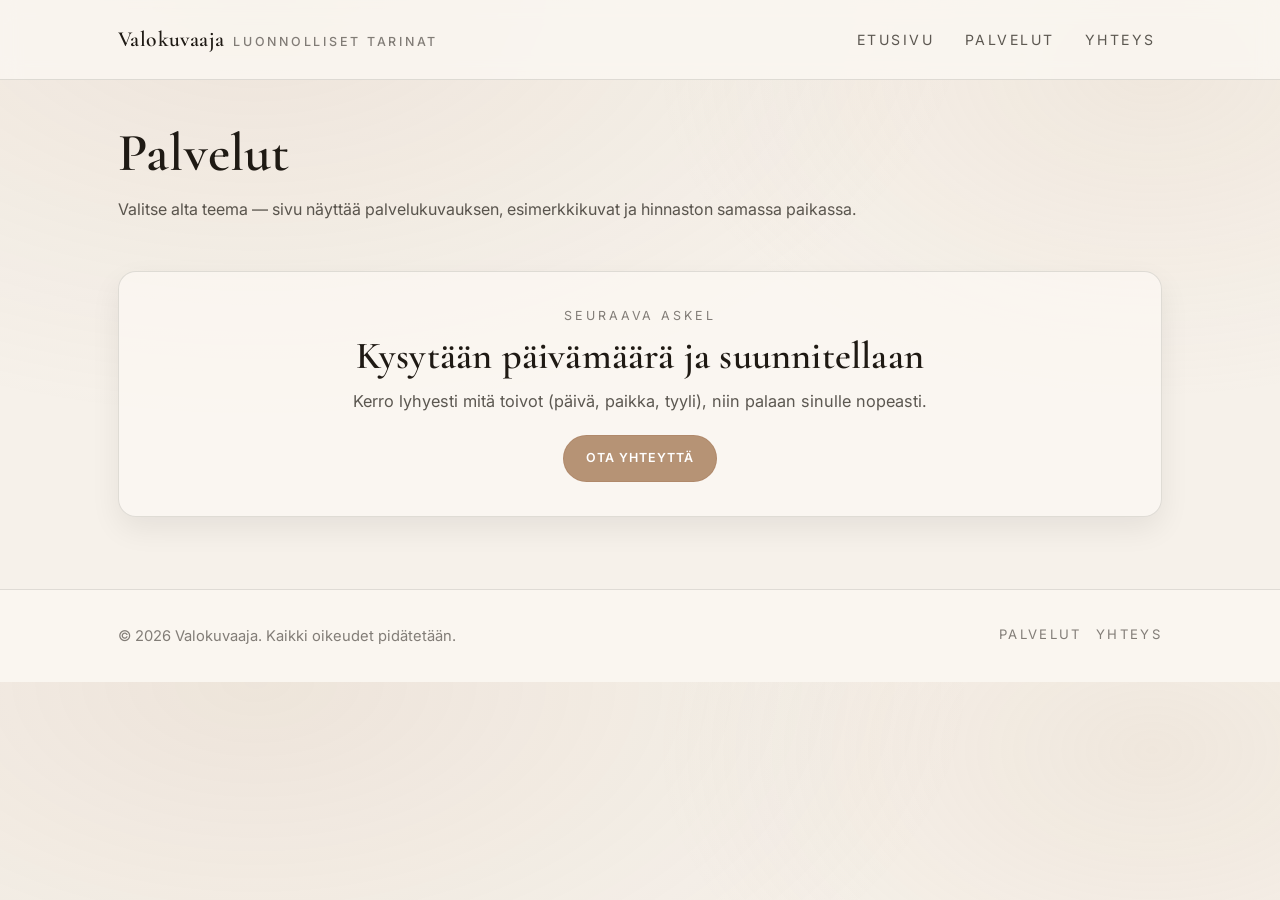
<file: palvelut.html>
<!DOCTYPE html>
<html lang="fi">
<head>
  <meta charset="UTF-8" />
  <meta name="viewport" content="width=device-width, initial-scale=1.0" />
  <title>Palvelut – Valokuvaaja</title>
  <link rel="stylesheet" href="style.css" />
</head>
<body>

  <header class="site-header">
  <div class="header-inner">
    <a class="brand" href="index.html">Valokuvaaja <small>luonnolliset tarinat</small></a>
    <nav class="site-nav" aria-label="Päävalikko">
      <a href="index.html">Etusivu</a>
      <a href="palvelut.html">Palvelut</a>
      <a href="yhteys.html">Yhteys</a>
    </nav>
  </div>
</header>

  <main class="container">
    <h1>Palvelut</h1>
    <p class="intro">
      Valitse alta teema — sivu näyttää palvelukuvauksen, esimerkkikuvat ja hinnaston samassa paikassa.
    </p>

    <!-- Teemakortit -->
    <div class="themes" id="themes"></div>

    <!-- Renderöity palvelu -->
    <section class="service-wrap" id="serviceWrap" style="display:none;">
      <div class="service-head">
        <div>
          <h2 id="serviceTitle"></h2>
          <p class="desc" id="serviceDesc"></p>
        </div>
        <div>
          <a class="btn" href="yhteys.html">Kysy tarjous</a>
        </div>
      </div>

      <!-- Esimerkkikuvat -->
      <div class="grid" id="serviceGallery"></div>

      <div class="cards">
        <div class="card">
          <h3>Mitä palvelu sisältää?</h3>
          <div id="serviceIncludes"></div>
        </div>

        <div class="card">
          <h3>Hinnasto</h3>
          <div class="prices" id="servicePrices"></div>
        </div>
      </div>
    </section>

    <!-- CTA -->
    <section class="card" style="text-align:center; padding: 34px 24px; margin-top: 26px;">
      <div class="kicker">Seuraava askel</div>
      <h2 style="margin-top:10px;">Kysytään päivämäärä ja suunnitellaan</h2>
      <p class="lead" style="margin-left:auto; margin-right:auto;">
        Kerro lyhyesti mitä toivot (päivä, paikka, tyyli), niin palaan sinulle nopeasti.
      </p>
      <a class="btn solid" href="yhteys.html" style="margin-top:10px;">Ota yhteyttä</a>
    </section>
  </main>

  <footer class="site-footer">
  <div class="footer-inner">
    <p>© 2026 Valokuvaaja. Kaikki oikeudet pidätetään.</p>
    <div class="footer-links">
      <a href="palvelut.html">Palvelut</a>
      <a href="yhteys.html">Yhteys</a>
    </div>
  </div>
</footer>

  <!-- Lightbox -->
  <div class="lightbox" id="lightbox" aria-hidden="true">
    <div class="lightbox-inner">
      <button class="lb-close" id="lbClose" aria-label="Sulje">✕</button>
      <button class="lb-prev" id="lbPrev" aria-label="Edellinen">‹</button>
      <img class="lightbox-img" id="lbImg" alt="Kuva isona" />
      <button class="lb-next" id="lbNext" aria-label="Seuraava">›</button>
      <div class="lb-meta" id="lbMeta"></div>
    </div>
  </div>
<script>
  // --- Repo-asetukset (sun repon mukaan) ---
  const OWNER = "easypagehub-test-web";
  const REPO  = "valokuv";
  const BRANCH = "main";
  const RAW_BASE = `https://raw.githubusercontent.com/${OWNER}/${REPO}/${BRANCH}`;

  // Palvelut
  const SERVICES_URL = `${RAW_BASE}/data/services.json`;

  // --- Polkujen normalisointi (kuvat ovat data/... ) ---
  function normalizeFolder(folder){
    if (!folder) return "data";
    const f = String(folder).replace(/^\/+/, "");
    if (f.startsWith("data/")) return f;
    return `data/${f}`;
  }

  function normalizeThemePath(path){
    if (!path) return "";
    const p = String(path).replace(/^\/+/, "");
    if (p.startsWith("data/")) return p;
    if (p.startsWith("themes/")) return `data/${p}`;
    return `data/themes/${p}`;
  }

  // ✅ Oikea URL-rakennus: enkoodaa segmentit, ei koko "data/haakuvat" -polkua
  function buildUrl(folder, file){
    const baseFolder = normalizeFolder(folder);
    const folderPath = baseFolder
      .split("/")
      .filter(Boolean)
      .map(encodeURIComponent)
      .join("/");
    return `${RAW_BASE}/${folderPath}/${encodeURIComponent(file)}`;
  }

  function isAbsoluteUrl(u){
    return /^https?:\/\//i.test(String(u || ""));
  }

  function toRawUrl(pathOrUrl){
    if (!pathOrUrl) return "";
    const p = String(pathOrUrl).replace(/^\/+/, "");
    if (isAbsoluteUrl(p)) return p;
    if (!p.includes("/")) return `${RAW_BASE}/data/${p}`;
    return `${RAW_BASE}/${p}`;
  }

  // Cache-buster (file:// + GitHub raw -kombossa joskus “tahmaa”)
  function withCb(url){
    const sep = url.includes("?") ? "&" : "?";
    return `${url}${sep}cb=${Date.now()}`;
  }

  // ---------- LIGHTBOX ----------
  const lightbox = document.getElementById("lightbox");
  const lbImg = document.getElementById("lbImg");
  const lbMeta = document.getElementById("lbMeta");
  const lbClose = document.getElementById("lbClose");
  const lbPrev = document.getElementById("lbPrev");
  const lbNext = document.getElementById("lbNext");

  // allImagesIndex voi sisältää null (jos kuva poistettiin onerror)
  const allImagesIndex = []; // {groupId, title, url, file} | null
  const groupToIndices = new Map(); // groupId -> [indices]
  let currentIndex = -1;
  let currentGroupId = null;

  function safeOpenLightbox(index){
    const item = allImagesIndex[index];
    if (!item) return;
    currentIndex = index;
    currentGroupId = item.groupId;
    lbImg.src = item.url;
    lbMeta.textContent = `${item.title} • ${item.file}`;
    lightbox.classList.add("open");
    lightbox.setAttribute("aria-hidden", "false");
    document.body.style.overflow = "hidden";
  }

  function closeLightbox(){
    lightbox.classList.remove("open");
    lightbox.setAttribute("aria-hidden", "true");
    document.body.style.overflow = "";
    lbImg.src = "";
    currentIndex = -1;
    currentGroupId = null;
  }

  function goRelative(step){
    if (currentIndex < 0 || !currentGroupId) return;
    const indices = (groupToIndices.get(currentGroupId) || []).filter(i => allImagesIndex[i]);
    if (!indices.length) return;

    const pos = indices.indexOf(currentIndex);
    const basePos = (pos === -1) ? 0 : pos;
    const nextPos = (basePos + step + indices.length) % indices.length;
    safeOpenLightbox(indices[nextPos]);
  }

  lbClose.addEventListener("click", closeLightbox);
  lbPrev.addEventListener("click", () => goRelative(-1));
  lbNext.addEventListener("click", () => goRelative(1));
  lightbox.addEventListener("click", (e) => { if (e.target === lightbox) closeLightbox(); });
  lbImg.addEventListener("click", closeLightbox);
  document.addEventListener("keydown", (e) => {
    if (!lightbox.classList.contains("open")) return;
    if (e.key === "Escape") closeLightbox();
    if (e.key === "ArrowLeft") goRelative(-1);
    if (e.key === "ArrowRight") goRelative(1);
  });

  document.addEventListener("click", (e) => {
    const el = e.target.closest("[data-lb-index]");
    if (!el) return;
    safeOpenLightbox(Number(el.dataset.lbIndex));
  });

  // ---------- PALVELUT: teemakortit + renderöinti ----------
  const themesEl = document.getElementById("themes");
  const serviceWrap = document.getElementById("serviceWrap");
  const serviceTitle = document.getElementById("serviceTitle");
  const serviceDesc = document.getElementById("serviceDesc");
  const serviceGallery = document.getElementById("serviceGallery");
  const serviceIncludes = document.getElementById("serviceIncludes");
  const servicePrices = document.getElementById("servicePrices");

  function setActiveTheme(id){
    document.querySelectorAll(".theme").forEach(t => {
      t.style.outline = (t.dataset.id === id) ? "3px solid rgba(17,17,17,0.25)" : "none";
    });
  }

  async function loadManifest(manifestUrl){
    const url = toRawUrl(manifestUrl);
    if (!url) return null;

    const res = await fetch(withCb(url), { cache: "no-store" });
    if (!res.ok) throw new Error(`Manifestin lataus epäonnistui (${res.status}): ${url}`);
    const data = await res.json();
    if (!data || !data.title || !data.folder || !Array.isArray(data.files)) {
      throw new Error(`Virheellinen manifest: ${url}`);
    }
    // siivoa tyhjät/epäkelvot
    data.files = data.files.filter(f => typeof f === "string" && f.trim().length > 0);
    return data;
  }

  async function getPreviewFilesForService(service){
    const manifestUrl = service.previewManifestUrl || service.previewManifest;
    if (manifestUrl){
      const mf = await loadManifest(manifestUrl);
      return { folder: mf.folder, files: mf.files };
    }
    return { folder: service.folder, files: Array.isArray(service.previewFiles) ? service.previewFiles : [] };
  }

  async function renderService(service){
    setActiveTheme(service.id);

    serviceTitle.textContent = service.title || "";
    serviceDesc.textContent = service.description || "";

    serviceWrap.style.display = "block";
    serviceWrap.scrollIntoView({ behavior: "smooth", block: "start" });

    // 1) Esimerkkikuvat (manifestin mukaan dynaamisesti)
    serviceGallery.innerHTML = "";
    const groupId = `service:${service.id}`;
    const indices = [];

    let preview;
    try{
      preview = await getPreviewFilesForService(service);
    }catch(err){
      console.error(err);
      preview = { folder: service.folder, files: Array.isArray(service.previewFiles) ? service.previewFiles : [] };
    }

    // tärkeää: päivitä ryhmän indeksit aina uudelleen (ei jää vanhoja)
    groupToIndices.set(groupId, indices);

    (preview.files || []).forEach((file) => {
      const url = buildUrl(preview.folder, file);

      // lisää indeksi vasta kun luodaan
      const idx = allImagesIndex.length;
      allImagesIndex.push({ groupId, title: service.title, url, file });
      indices.push(idx);

      const img = document.createElement("img");
      img.src = url;
      img.loading = "lazy";
      img.alt = `${service.title} – ${file}`;
      img.setAttribute("data-lb-index", String(idx));

      // ✅ Poista rikkinäiset kuvat automaattisesti (ei tyhjiä laatikoita)
      img.onerror = () => {
        img.remove();
        allImagesIndex[idx] = null;
        const arr = groupToIndices.get(groupId) || [];
        const p = arr.indexOf(idx);
        if (p !== -1) arr.splice(p, 1);
        groupToIndices.set(groupId, arr);
      };

      serviceGallery.appendChild(img);
    });

    // 2) Sisältö
    serviceIncludes.innerHTML = "";
    (service.includes || []).forEach((line) => {
      const p = document.createElement("p");
      p.textContent = `• ${line}`;
      serviceIncludes.appendChild(p);
    });

    // 3) Hinnasto
    servicePrices.innerHTML = "";
    (service.pricing || []).forEach((pack) => {
      const box = document.createElement("div");
      box.className = "price";

      const h4 = document.createElement("h4");
      h4.textContent = pack.name || "";

      const eur = document.createElement("div");
      eur.className = "eur";
      eur.textContent = pack.price || "";

      const ul = document.createElement("ul");
      (pack.items || []).forEach((it) => {
        const li = document.createElement("li");
        li.textContent = it;
        ul.appendChild(li);
      });

      box.appendChild(h4);
      box.appendChild(eur);
      box.appendChild(ul);
      servicePrices.appendChild(box);
    });
  }

  function renderThemes(services){
    themesEl.innerHTML = "";

    services.forEach((s) => {
      const a = document.createElement("a");
      a.className = "theme";
      a.href = `#${s.id}`;
      a.dataset.id = s.id;

      const img = document.createElement("img");
      const themePath = normalizeThemePath(s.themeImage);
      img.src = `${RAW_BASE}/${themePath}`;
      img.alt = s.title;

      const c = document.createElement("div");
      c.className = "content";

      const h3 = document.createElement("h3");
      h3.textContent = s.title;

      const p = document.createElement("p");
      p.textContent = s.teaser || "";

      const cta = document.createElement("div");
      cta.className = "cta";
      cta.textContent = "Avaa →";

      c.appendChild(h3);
      c.appendChild(p);
      c.appendChild(cta);

      a.appendChild(img);
      a.appendChild(c);

      a.addEventListener("click", async (e) => {
        e.preventDefault();
        history.replaceState(null, "", `#${s.id}`);
        await renderService(s);
      });

      themesEl.appendChild(a);
    });
  }

  async function loadServices(){
    const res = await fetch(withCb(SERVICES_URL), { cache: "no-store" });
    if (!res.ok) throw new Error(`services.json lataus epäonnistui (${res.status}): ${SERVICES_URL}`);
    const data = await res.json();
    if (!data || !Array.isArray(data.services)) throw new Error("services.json on virheellinen (puuttuu services[])");
    return data.services;
  }

  // ---------- INIT ----------
  (async function init(){
    try{
      const services = await loadServices();
      renderThemes(services);

      const hash = (location.hash || "").replace("#","").trim();
      const initial = services.find(s => s.id === hash) || services[0];
      if (initial) await renderService(initial);
    }catch(err){
      console.error(err);
      alert("Sisällön lataus epäonnistui. Tarkista data/services.json sekä manifestien polut.");
    }
  })();
</script>


</body>
</html>
</file>
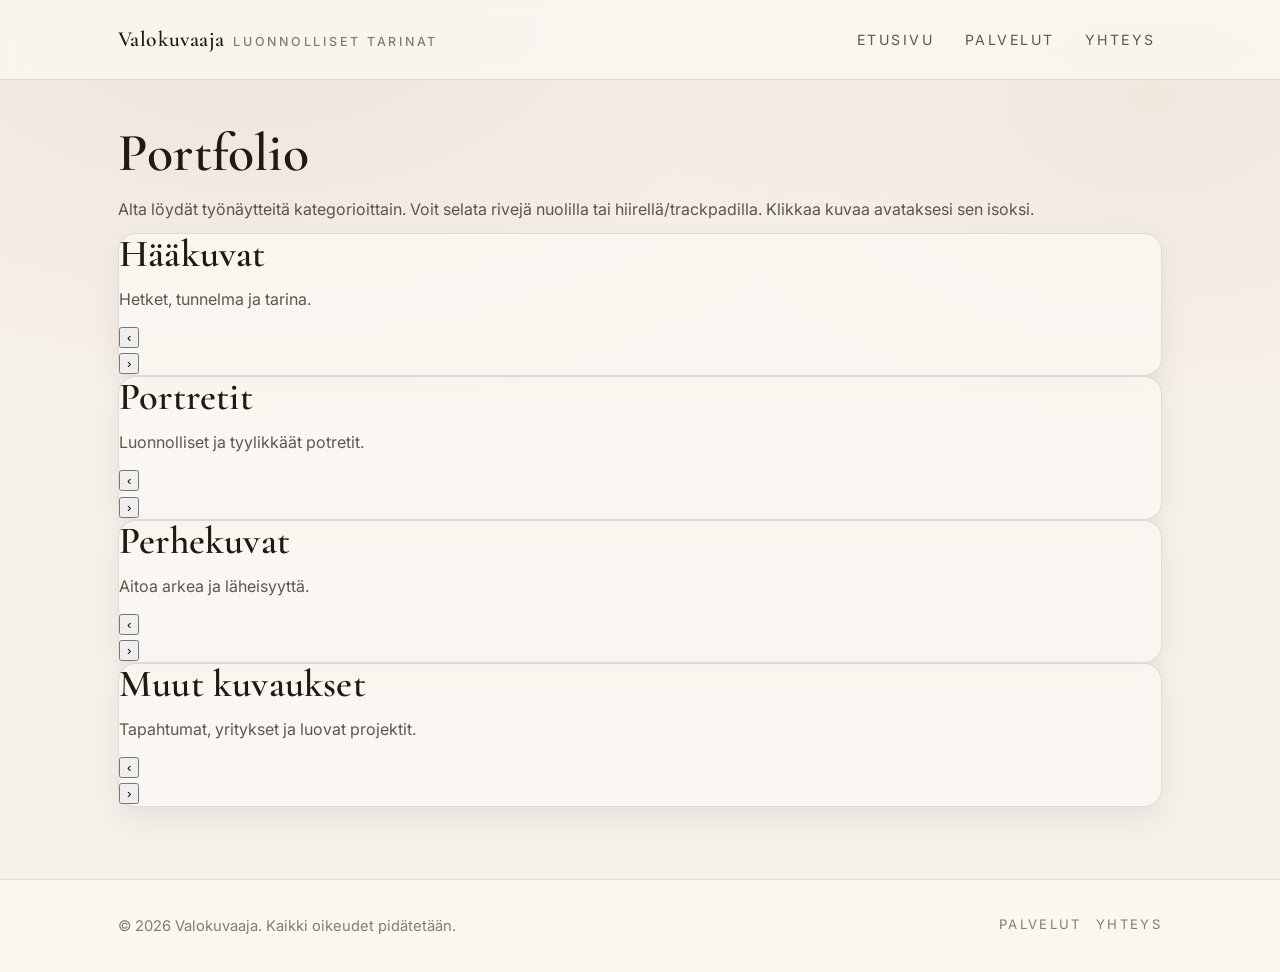
<file: portfolio.html>
<!DOCTYPE html>
<html lang="fi">
<head>
  <meta charset="UTF-8" />
  <meta name="viewport" content="width=device-width, initial-scale=1.0" />
  <title>Valokuvaaja – Portfolio</title>
  <link rel="stylesheet" href="style.css" />
</head>
<body>

  <header class="site-header">
  <div class="header-inner">
    <a class="brand" href="index.html">Valokuvaaja <small>luonnolliset tarinat</small></a>
    <nav class="site-nav" aria-label="Päävalikko">
      <a href="index.html">Etusivu</a>
      <a href="palvelut.html">Palvelut</a>
      <a href="yhteys.html">Yhteys</a>
    </nav>
  </div>
</header>

  <main class="container">
    <h1>Portfolio</h1>
    <p class="intro">
      Alta löydät työnäytteitä kategorioittain. Voit selata rivejä nuolilla tai hiirellä/trackpadilla.
      Klikkaa kuvaa avataksesi sen isoksi.
    </p>

    <section id="haakuvat" class="category">
      <div class="category-head">
        <div><h2>Hääkuvat</h2><p>Hetket, tunnelma ja tarina.</p></div>
      </div>
      <div class="slider-wrap">
        <button class="navbtn prev" data-target="slider-haat" aria-label="Edellinen">‹</button>
        <div class="slider" id="slider-haat" data-category="Hääkuvat"></div>
        <button class="navbtn next" data-target="slider-haat" aria-label="Seuraava">›</button>
      </div>
    </section>

    <section id="portretit" class="category">
      <div class="category-head">
        <div><h2>Portretit</h2><p>Luonnolliset ja tyylikkäät potretit.</p></div>
      </div>
      <div class="slider-wrap">
        <button class="navbtn prev" data-target="slider-portretit" aria-label="Edellinen">‹</button>
        <div class="slider" id="slider-portretit" data-category="Portretit"></div>
        <button class="navbtn next" data-target="slider-portretit" aria-label="Seuraava">›</button>
      </div>
    </section>

    <section id="perhekuvat" class="category">
      <div class="category-head">
        <div><h2>Perhekuvat</h2><p>Aitoa arkea ja läheisyyttä.</p></div>
      </div>
      <div class="slider-wrap">
        <button class="navbtn prev" data-target="slider-perhe" aria-label="Edellinen">‹</button>
        <div class="slider" id="slider-perhe" data-category="Perhekuvat"></div>
        <button class="navbtn next" data-target="slider-perhe" aria-label="Seuraava">›</button>
      </div>
    </section>

    <section id="muut" class="category">
      <div class="category-head">
        <div><h2>Muut kuvaukset</h2><p>Tapahtumat, yritykset ja luovat projektit.</p></div>
      </div>
      <div class="slider-wrap">
        <button class="navbtn prev" data-target="slider-muut" aria-label="Edellinen">‹</button>
        <div class="slider" id="slider-muut" data-category="Muut kuvaukset"></div>
        <button class="navbtn next" data-target="slider-muut" aria-label="Seuraava">›</button>
      </div>
    </section>
  </main>

  <footer class="site-footer">
  <div class="footer-inner">
    <p>© 2026 Valokuvaaja. Kaikki oikeudet pidätetään.</p>
    <div class="footer-links">
      <a href="palvelut.html">Palvelut</a>
      <a href="yhteys.html">Yhteys</a>
    </div>
  </div>
</footer>

  <div class="lightbox" id="lightbox" aria-hidden="true">
    <div class="lightbox-inner">
      <button class="lb-close" id="lbClose" aria-label="Sulje">✕</button>
      <button class="lb-prev" id="lbPrev" aria-label="Edellinen">‹</button>
      <img class="lightbox-img" id="lbImg" alt="Kuva isona" />
      <button class="lb-next" id="lbNext" aria-label="Seuraava">›</button>
      <div class="lb-meta" id="lbMeta"></div>
    </div>
  </div>

  <script>
    // Repo (sun asetukset)
    const OWNER = "easypagehub-test-web";
    const REPO = "valokuv";
    const BRANCH = "main";
    const GITHUB_RAW_BASE = `https://raw.githubusercontent.com/${OWNER}/${REPO}/${BRANCH}`;

    // Manifestit
    const MANIFESTS = [
      { sliderId: "slider-haat",      manifestUrl: `${GITHUB_RAW_BASE}/data/haakuvat.json` },
      { sliderId: "slider-portretit", manifestUrl: `${GITHUB_RAW_BASE}/data/portretit.json` },
      { sliderId: "slider-perhe",     manifestUrl: `${GITHUB_RAW_BASE}/data/perhekuvat.json` },
      { sliderId: "slider-muut",      manifestUrl: `${GITHUB_RAW_BASE}/data/muut.json` }
    ];

    // folder normalisointi: jos JSON:issa "haakuvat" -> "data/haakuvat"
    function normalizeFolder(folder){
      const f = String(folder || "").replace(/^\/+/, "");
      if (f.startsWith("data/")) return f;
      return `data/${f}`;
    }

    function buildUrl(folder, file){
      const baseFolder = normalizeFolder(folder);
      return `${GITHUB_RAW_BASE}/${encodeURIComponent(baseFolder)}/${encodeURIComponent(file)}`;
    }

    // Indeksit lightboxia varten
    const allImagesIndex = []; // {categoryTitle, url, file, folder}
    const categoryToIndices = new Map();

    function renderGalleryFromManifest(manifest, sliderId){
      const slider = document.getElementById(sliderId);
      if (!slider) return;

      const indices = [];
      (manifest.files || []).forEach((file) => {
        const url = buildUrl(manifest.folder, file);
        const idx = allImagesIndex.length;

        allImagesIndex.push({ categoryTitle: manifest.title, url, file, folder: manifest.folder });
        indices.push(idx);

        const card = document.createElement("div");
        card.className = "slide";
        card.tabIndex = 0;
        card.dataset.index = String(idx);

        const img = document.createElement("img");
        img.loading = "lazy";
        img.src = url;
        img.alt = `${manifest.title} – ${file}`;

        const label = document.createElement("div");
        label.className = "label";
        label.textContent = manifest.title;

        card.appendChild(img);
        card.appendChild(label);
        slider.appendChild(card);
      });

      categoryToIndices.set(manifest.title, indices);
    }

    async function loadManifests(){
      const results = await Promise.all(
        MANIFESTS.map(async (m) => {
          const res = await fetch(m.manifestUrl, { cache: "no-store" });
          if (!res.ok) throw new Error(`Manifestin lataus epäonnistui (${res.status}): ${m.manifestUrl}`);
          const data = await res.json();
          if (!data || !data.title || !data.folder || !Array.isArray(data.files)) {
            throw new Error(`Virheellinen manifest: ${m.manifestUrl}`);
          }
          return { sliderId: m.sliderId, manifest: data };
        })
      );
      return results;
    }

    // Slider-napit
    function scrollSlider(sliderEl, direction){
      const amount = Math.min(900, sliderEl.clientWidth * 0.9);
      sliderEl.scrollBy({ left: direction * amount, behavior: "smooth" });
    }

    document.querySelectorAll(".navbtn").forEach(btn => {
      btn.addEventListener("click", () => {
        const targetId = btn.getAttribute("data-target");
        const slider = document.getElementById(targetId);
        if (!slider) return;
        const dir = btn.classList.contains("prev") ? -1 : 1;
        scrollSlider(slider, dir);
      });
    });

    // Lightbox
    const lightbox = document.getElementById("lightbox");
    const lbImg = document.getElementById("lbImg");
    const lbMeta = document.getElementById("lbMeta");
    const lbClose = document.getElementById("lbClose");
    const lbPrev = document.getElementById("lbPrev");
    const lbNext = document.getElementById("lbNext");

    let currentIndex = -1;
    let currentCategory = null;
    let currentCategoryIndices = [];

    function openLightbox(index){
      const item = allImagesIndex[index];
      if (!item) return;

      currentIndex = index;
      currentCategory = item.categoryTitle;
      currentCategoryIndices = categoryToIndices.get(currentCategory) || [];

      lbImg.src = item.url;
      lbMeta.textContent = `${item.categoryTitle} • ${item.file}`;

      lightbox.classList.add("open");
      lightbox.setAttribute("aria-hidden", "false");
      document.body.style.overflow = "hidden";
    }

    function closeLightbox(){
      lightbox.classList.remove("open");
      lightbox.setAttribute("aria-hidden", "true");
      document.body.style.overflow = "";
      lbImg.src = "";
      currentIndex = -1;
      currentCategory = null;
      currentCategoryIndices = [];
    }

    function goRelative(step){
      if (currentIndex < 0 || !currentCategoryIndices.length) return;
      const pos = currentCategoryIndices.indexOf(currentIndex);
      if (pos === -1) return;
      const nextPos = (pos + step + currentCategoryIndices.length) % currentCategoryIndices.length;
      openLightbox(currentCategoryIndices[nextPos]);
    }

    document.addEventListener("click", (e) => {
      const slide = e.target.closest(".slide");
      if (!slide) return;
      openLightbox(Number(slide.dataset.index));
    });

    document.addEventListener("keydown", (e) => {
      const active = document.activeElement;
      if (active && active.classList && active.classList.contains("slide")) {
        if (e.key === "Enter" || e.key === " ") {
          e.preventDefault();
          openLightbox(Number(active.dataset.index));
        }
      }

      if (!lightbox.classList.contains("open")) return;
      if (e.key === "Escape") closeLightbox();
      if (e.key === "ArrowLeft") goRelative(-1);
      if (e.key === "ArrowRight") goRelative(1);
    });

    lbClose.addEventListener("click", closeLightbox);
    lbPrev.addEventListener("click", () => goRelative(-1));
    lbNext.addEventListener("click", () => goRelative(1));
    lightbox.addEventListener("click", (e) => { if (e.target === lightbox) closeLightbox(); });
    lbImg.addEventListener("click", closeLightbox);

    (async function init(){
      try{
        const loaded = await loadManifests();
        loaded.forEach(({ sliderId, manifest }) => renderGalleryFromManifest(manifest, sliderId));
      }catch(err){
        console.error(err);
        alert("Kuvien lataus epäonnistui. Tarkista data/*.json ja kansiopolut.");
      }
    })();
  </script>

</body>
</html>
</file>
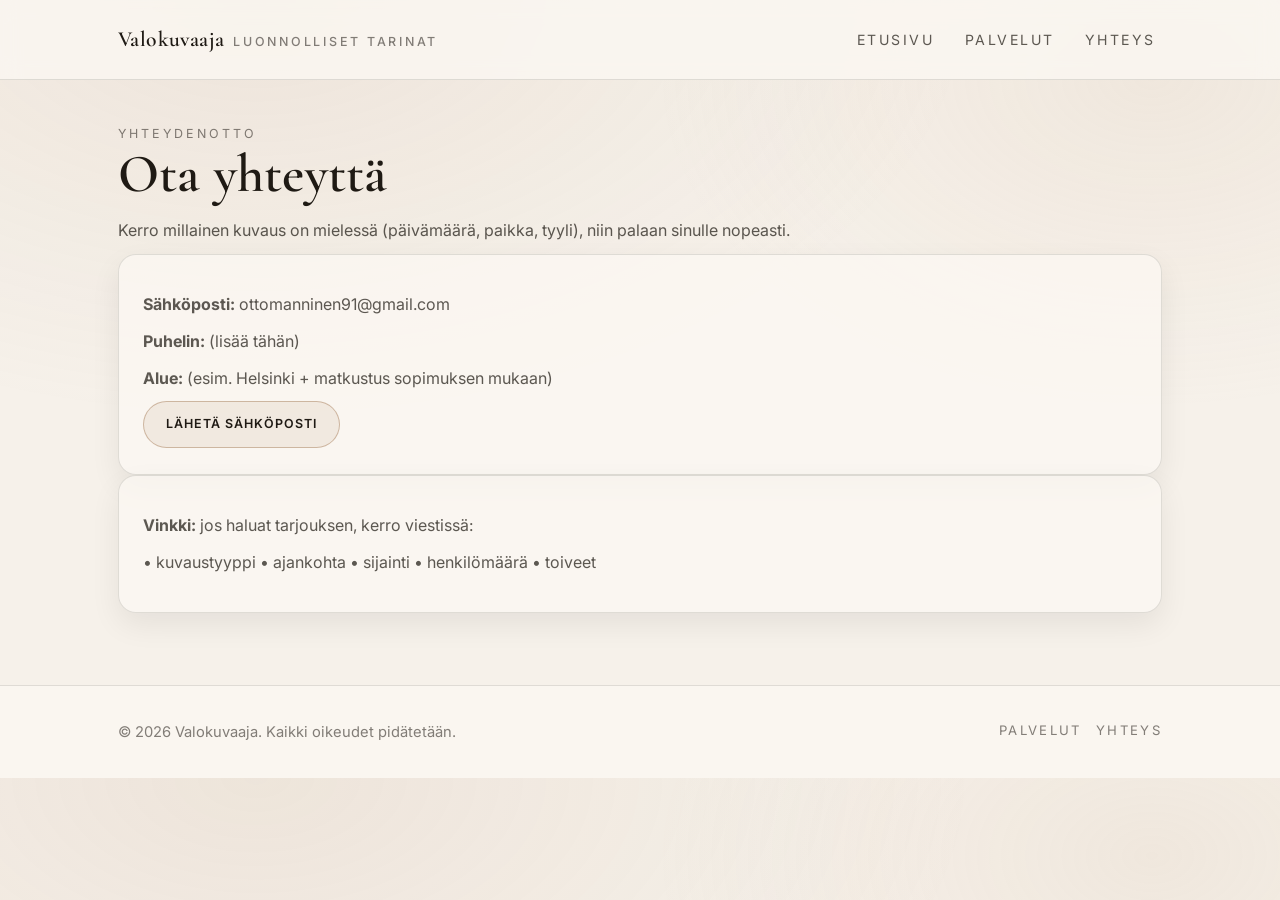
<file: yhteys.html>
<!DOCTYPE html>
<html lang="fi">
<head>
  <meta charset="UTF-8" />
  <meta name="viewport" content="width=device-width, initial-scale=1.0" />
  <title>Yhteys – Valokuvaaja</title>
  <link rel="stylesheet" href="style.css" />
</head>
<body>

  <header class="site-header">
  <div class="header-inner">
    <a class="brand" href="index.html">Valokuvaaja <small>luonnolliset tarinat</small></a>
    <nav class="site-nav" aria-label="Päävalikko">
      <a href="index.html">Etusivu</a>
      <a href="palvelut.html">Palvelut</a>
      <a href="yhteys.html">Yhteys</a>
    </nav>
  </div>
</header>

  <main class="container">
    <div class="kicker">Yhteydenotto</div>
    <h1>Ota yhteyttä</h1>
    <p>Kerro millainen kuvaus on mielessä (päivämäärä, paikka, tyyli), niin palaan sinulle nopeasti.</p>

    <div class="card">
      <p><strong>Sähköposti:</strong> ottomanninen91@gmail.com</p>
      <p><strong>Puhelin:</strong> (lisää tähän)</p>
      <p><strong>Alue:</strong> (esim. Helsinki + matkustus sopimuksen mukaan)</p>
      <a class="btn" href="mailto:ottomanninen91@gmail.com">Lähetä sähköposti</a>
    </div>

    <div class="card">
      <p><strong>Vinkki:</strong> jos haluat tarjouksen, kerro viestissä:</p>
      <p>• kuvaustyyppi • ajankohta • sijainti • henkilömäärä • toiveet</p>
    </div>
  </main>

  <footer class="site-footer">
  <div class="footer-inner">
    <p>© 2026 Valokuvaaja. Kaikki oikeudet pidätetään.</p>
    <div class="footer-links">
      <a href="palvelut.html">Palvelut</a>
      <a href="yhteys.html">Yhteys</a>
    </div>
  </div>
</footer>

</body>
</html>
</file>
<file: style.css>
/* Shared theme inspired by an editorial, airy style (Ansku Laurila-like)
   Tip: replace the hero background image URLs with your own images for best results. */

@import url('https://fonts.googleapis.com/css2?family=Cormorant+Garamond:wght@400;500;600&family=Inter:wght@300;400;500;600&display=swap');

:root{
  --bg: #f6f1ea;
  --paper: #fbf8f3;
  --text: #1f1a14;
  --muted: rgba(31,26,20,.72);
  --muted2: rgba(31,26,20,.55);
  --line: rgba(31,26,20,.12);

  --accent: #b08a6b;
  --accent2:#d1b59b;

  --radius: 18px;
  --shadow: 0 18px 55px rgba(0,0,0,.10);
  --shadow-soft: 0 12px 30px rgba(0,0,0,.07);

  --max: 1100px;
}

*{ box-sizing:border-box; }
html{ scroll-behavior:smooth; }
body{
  margin:0;
  background: radial-gradient(1200px 700px at 20% 0%, rgba(176,138,107,.12), transparent 60%),
              radial-gradient(900px 600px at 90% 10%, rgba(209,181,155,.16), transparent 55%),
              var(--bg);
  color: var(--text);
  font-family: Inter, ui-sans-serif, system-ui, -apple-system, Segoe UI, Roboto, Arial, sans-serif;
  line-height: 1.65;
}

a{ color: inherit; }
img{ max-width:100%; display:block; }

::selection{ background: rgba(176,138,107,.28); }

/* ---------- Header ---------- */
header.site-header{
  position: sticky;
  top: 0;
  z-index: 40;
  background: rgba(251,248,243,.78);
  backdrop-filter: blur(10px);
  border-bottom: 1px solid var(--line);
}

.header-inner{
  max-width: var(--max);
  margin: 0 auto;
  padding: 18px 28px;
  display:flex;
  align-items:center;
  justify-content:space-between;
  gap: 14px;
}

.brand{
  font-family: "Cormorant Garamond", ui-serif, Georgia, serif;
  font-weight: 600;
  font-size: 1.35rem;
  letter-spacing: .4px;
  text-decoration:none;
  display:flex;
  align-items:baseline;
  gap:.55rem;
}
.brand small{
  font-family: Inter, ui-sans-serif, system-ui, -apple-system, Segoe UI, Roboto, Arial, sans-serif;
  font-weight: 500;
  font-size: .78rem;
  letter-spacing: .22em;
  text-transform: uppercase;
  color: var(--muted2);
}

nav.site-nav{
  display:flex;
  align-items:center;
  gap: 18px;
  flex-wrap: wrap;
}
nav.site-nav a{
  text-decoration:none;
  font-size:.88rem;
  letter-spacing: .18em;
  text-transform: uppercase;
  color: var(--muted);
  padding: 10px 6px;
  position: relative;
}
nav.site-nav a:hover{ color: var(--text); }
nav.site-nav a::after{
  content:"";
  position:absolute;
  left: 6px;
  right: 6px;
  bottom: 6px;
  height: 1px;
  background: rgba(176,138,107,.55);
  transform: scaleX(0);
  transform-origin: left;
  transition: transform .22s ease;
}
nav.site-nav a:hover::after{ transform: scaleX(1); }

/* ---------- Layout helpers ---------- */
.container, .section{
  max-width: var(--max);
  margin: 0 auto;
  padding: 64px 28px;
}
.container{ padding-top: 44px; padding-bottom: 72px; }
.section.compact{ padding-top: 42px; padding-bottom: 42px; }

.card, .service-wrap, .category, .theme{
  background: rgba(251,248,243,.78);
  border: 1px solid var(--line);
  border-radius: var(--radius);
  box-shadow: var(--shadow-soft);
}

.card{
  padding: 26px 24px;
}

h1,h2,h3{
  font-family: "Cormorant Garamond", ui-serif, Georgia, serif;
  font-weight: 600;
  letter-spacing: .2px;
  line-height: 1.08;
}
h1{ font-size: clamp(2.4rem, 4.2vw, 3.6rem); margin: 0 0 14px; }
h2{ font-size: clamp(1.8rem, 3vw, 2.4rem); margin: 0 0 10px; }
h3{ font-size: 1.2rem; margin: 0 0 8px; }
p{ margin: .65rem 0; color: var(--muted); }
.lead{
  color: var(--muted);
  font-size: 1.02rem;
  max-width: 78ch;
}

.kicker{
  font-size: .78rem;
  letter-spacing: .24em;
  text-transform: uppercase;
  color: var(--muted2);
}

/* ---------- Buttons ---------- */
.btn{
  display:inline-flex;
  align-items:center;
  justify-content:center;
  gap:.5rem;
  padding: 12px 22px;
  border-radius: 999px;
  border: 1px solid rgba(176,138,107,.55);
  background: rgba(176,138,107,.12);
  color: var(--text);
  text-decoration:none;
  font-weight: 600;
  letter-spacing: .08em;
  text-transform: uppercase;
  font-size: .78rem;
  transition: transform .16s ease, background .18s ease, border-color .18s ease;
}
.btn:hover{
  transform: translateY(-1px);
  background: rgba(176,138,107,.18);
  border-color: rgba(176,138,107,.75);
}
.btn.solid{
  background: rgba(176,138,107,.92);
  border-color: rgba(176,138,107,.95);
  color: #fff;
}
.btn.solid:hover{
  background: rgba(176,138,107,1);
}

/* ---------- Hero (index) ---------- */
.hero{
  min-height: 78vh;
  position: relative;
  display:flex;
  align-items:center;
  border-bottom: 1px solid var(--line);
  background: url('https://images.unsplash.com/photo-1519741497674-611481863552?auto=format&fit=crop&w=2400&q=80') center/cover no-repeat;
}
.hero::before{
  content:"";
  position:absolute;
  inset:0;
  background: linear-gradient(0deg, rgba(246,241,234,.88), rgba(246,241,234,.12));
}
.hero-inner{
  position:relative;
  max-width: var(--max);
  margin: 0 auto;
  padding: 92px 28px 74px;
  width:100%;
}
.hero-box{
  max-width: 720px;
  background: rgba(251,248,243,.72);
  border: 1px solid var(--line);
  border-radius: calc(var(--radius) + 4px);
  box-shadow: var(--shadow);
  padding: 34px 30px;
}
.hero h1{ margin-bottom: 10px; }
.hero p{ color: var(--muted); margin-top: 8px; }
.hero-actions{
  margin-top: 22px;
  display:flex;
  gap: 10px;
  flex-wrap: wrap;
}

/* ---------- Split (index intro) ---------- */
.split{
  display:grid;
  grid-template-columns: 1.05fr .95fr;
  gap: 26px;
  align-items:center;
}
.media img{
  border-radius: calc(var(--radius) + 8px);
  box-shadow: var(--shadow);
  border: 1px solid var(--line);
}

/* ---------- Galleries (service pages) ---------- */
.grid{
  display:grid;
  grid-template-columns: repeat(4, 1fr);
  gap: 12px;
  margin: 18px 0 24px;
}
.grid img{
  border-radius: 16px;
  border: 1px solid var(--line);
  box-shadow: var(--shadow-soft);
  height: 180px;
  object-fit: cover;
  cursor: zoom-in;
  transition: transform .18s ease;
}
.grid img:hover{ transform: translateY(-2px); }

/* ---------- Prices blocks ---------- */
.prices{
  display:grid;
  grid-template-columns: repeat(3, 1fr);
  gap: 12px;
  margin-top: 14px;
}
.price{
  background: rgba(251,248,243,.72);
  border: 1px solid var(--line);
  border-radius: var(--radius);
  padding: 18px 18px;
}
.price .eur{
  font-size: 1.35rem;
  font-weight: 800;
  color: var(--text);
  margin:.2rem 0 .6rem;
}
.price ul{ margin: 0; padding-left: 1.1rem; color: var(--muted); }

/* ---------- Palvelut page cards ---------- */
.themes{
  display:grid;
  grid-template-columns: repeat(4, 1fr);
  gap: 14px;
  margin: 18px 0 30px;
}
.theme{
  overflow:hidden;
  text-decoration:none;
  color:inherit;
  transition: transform .18s ease, box-shadow .18s ease;
  display:flex;
  flex-direction:column;
  min-height: 250px;
}
.theme:hover{
  transform: translateY(-3px);
  box-shadow: var(--shadow);
}
.theme img{
  width:100%;
  height: 150px;
  object-fit: cover;
  border-bottom: 1px solid var(--line);
}
.theme .content{ padding: 16px 16px 18px; display:flex; flex-direction:column; gap: 8px; flex:1; }
.theme h3{
  font-family: "Cormorant Garamond", ui-serif, Georgia, serif;
  font-size: 1.35rem;
}
.theme p{ color: var(--muted); font-size: .95rem; margin:0; }
.theme .cta{ margin-top: auto; font-weight: 700; letter-spacing: .12em; text-transform: uppercase; font-size: .78rem; color: rgba(176,138,107,.95); }

.service-wrap{
  padding: 22px 22px 26px;
}
.service-head{
  display:flex;
  justify-content: space-between;
  align-items: flex-start;
  gap: 14px;
  flex-wrap: wrap;
}
.service-head .desc{ color: var(--muted); max-width: 80ch; }

.cards{
  display:grid;
  grid-template-columns: 1.2fr .8fr;
  gap: 12px;
  margin-top: 10px;
}
.cards .card{ box-shadow:none; background: transparent; border: 1px solid var(--line); }

/* ---------- Lightbox controls (keep readable) ---------- */
.lightbox{
  position:fixed; inset:0;
  background: rgba(16,12,9,.88);
  display:none;
  align-items:center;
  justify-content:center;
  z-index:999;
  padding:18px;
}
.lightbox.open{ display:flex; }
.lightbox-img{
  max-width:100%;
  max-height:100%;
  border-radius: 18px;
  box-shadow: 0 26px 70px rgba(0,0,0,.45);
  cursor: zoom-out;
}
.lb-close, .lb-prev, .lb-next{
  position:absolute;
  border:none;
  border-radius:999px;
  width:44px;
  height:44px;
  background: rgba(251,248,243,.14);
  color:#fff;
  cursor:pointer;
  display:flex;
  align-items:center;
  justify-content:center;
  font-size:20px;
  backdrop-filter: blur(10px);
}
.lb-close{ top:10px; right:10px; font-size:18px; }
.lb-prev{ left:10px; top:50%; transform: translateY(-50%); }
.lb-next{ right:10px; top:50%; transform: translateY(-50%); }
.lb-meta{
  position:absolute;
  left: 12px;
  bottom: 12px;
  background: rgba(0,0,0,.35);
  color: rgba(255,255,255,.92);
  padding: 8px 12px;
  border-radius: 999px;
  font-size: .92rem;
  max-width: 82%;
  white-space: nowrap;
  overflow:hidden;
  text-overflow: ellipsis;
  backdrop-filter: blur(10px);
}

/* ---------- Footer ---------- */
footer.site-footer{
  border-top: 1px solid var(--line);
  background: rgba(251,248,243,.78);
}
.footer-inner{
  max-width: var(--max);
  margin: 0 auto;
  padding: 34px 28px;
  display:flex;
  align-items:flex-start;
  justify-content:space-between;
  gap: 18px;
  flex-wrap: wrap;
}
.footer-inner p{
  margin: 0;
  color: var(--muted2);
  font-size: .92rem;
}
.footer-links{
  display:flex;
  gap: 14px;
  flex-wrap: wrap;
}
.footer-links a{
  text-decoration:none;
  color: var(--muted2);
  font-size: .82rem;
  letter-spacing: .18em;
  text-transform: uppercase;
}
.footer-links a:hover{ color: var(--text); }

/* ---------- Responsive ---------- */
@media (max-width: 980px){
  .split{ grid-template-columns: 1fr; }
  .themes{ grid-template-columns: repeat(2, 1fr); }
  .grid{ grid-template-columns: repeat(2, 1fr); }
  .cards{ grid-template-columns: 1fr; }
  .prices{ grid-template-columns: 1fr; }
}
@media (max-width: 560px){
  .header-inner{ padding: 16px 18px; }
  nav.site-nav{ gap: 10px; }
  nav.site-nav a{ padding: 8px 4px; }
  .hero-inner{ padding: 84px 18px 60px; }
  .hero-box{ padding: 26px 20px; }
  .container, .section{ padding-left: 18px; padding-right: 18px; }
  .themes{ grid-template-columns: 1fr; }
}
</file>
